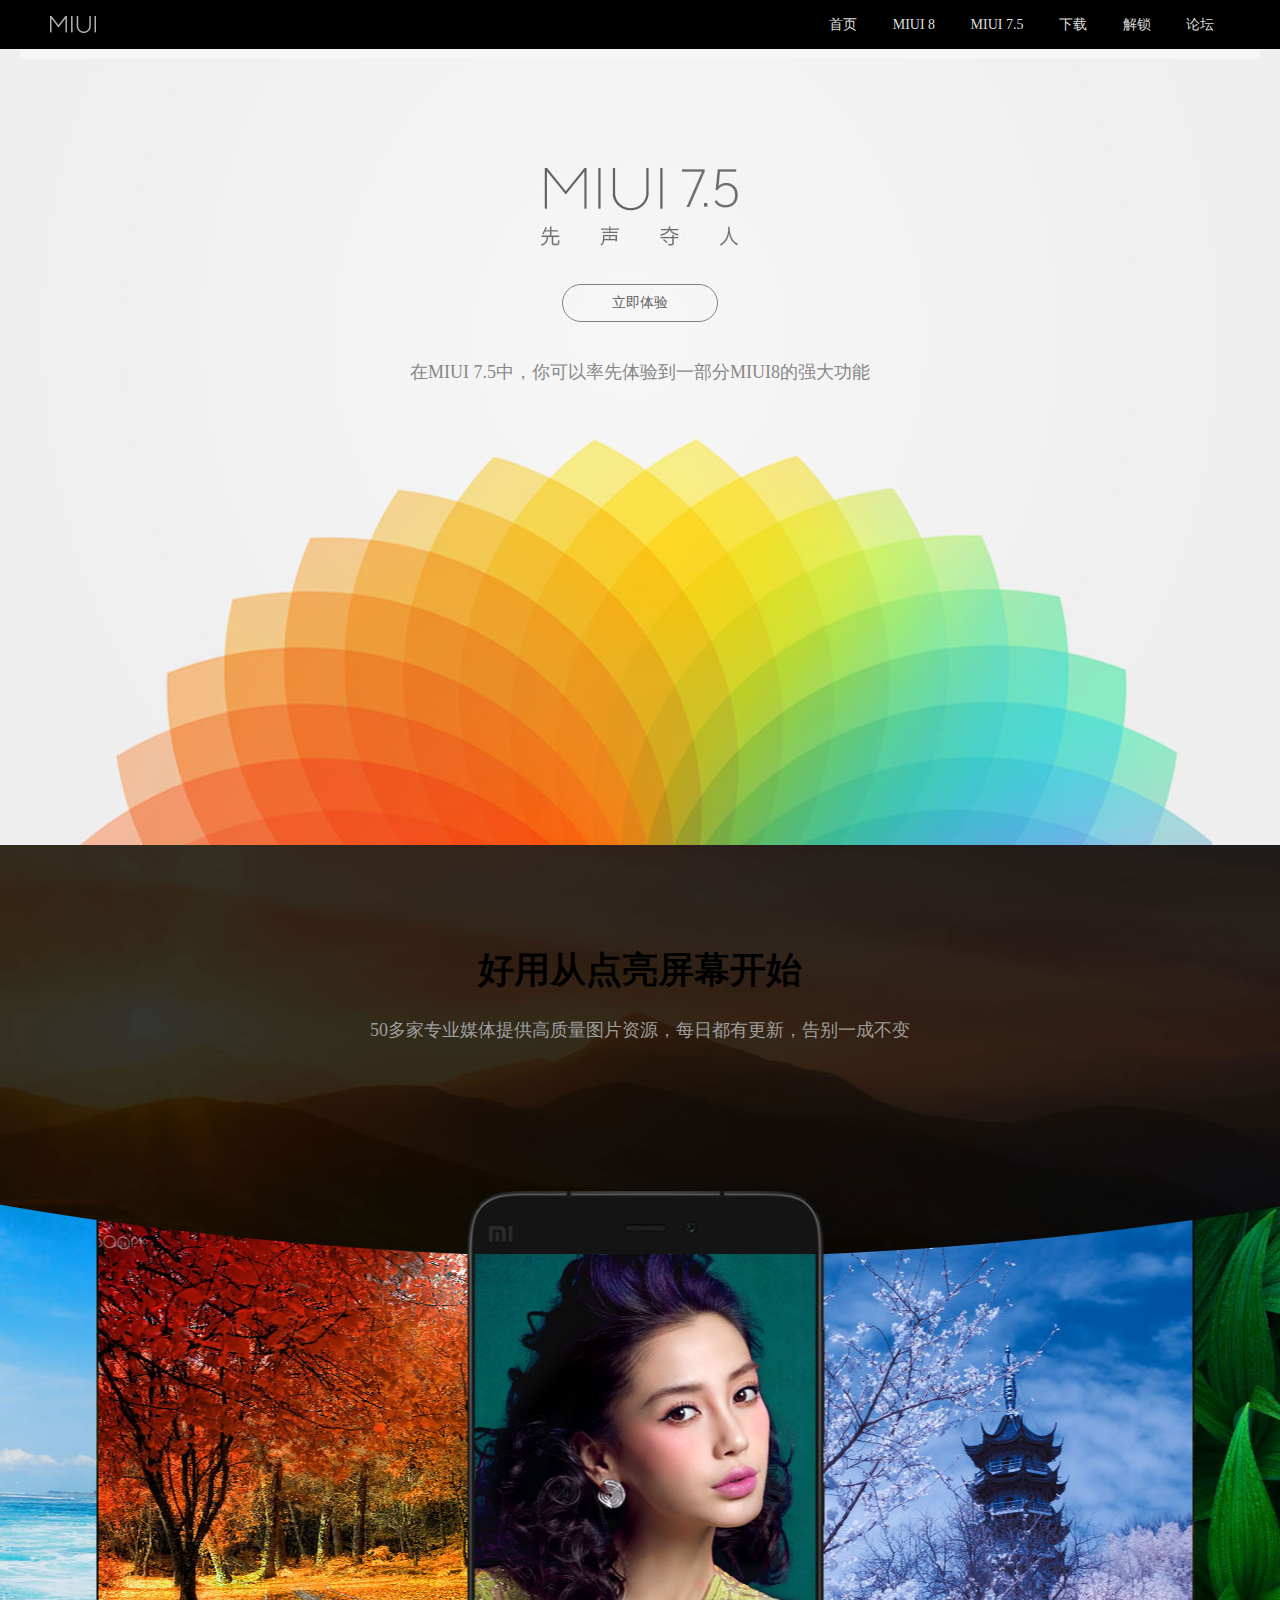
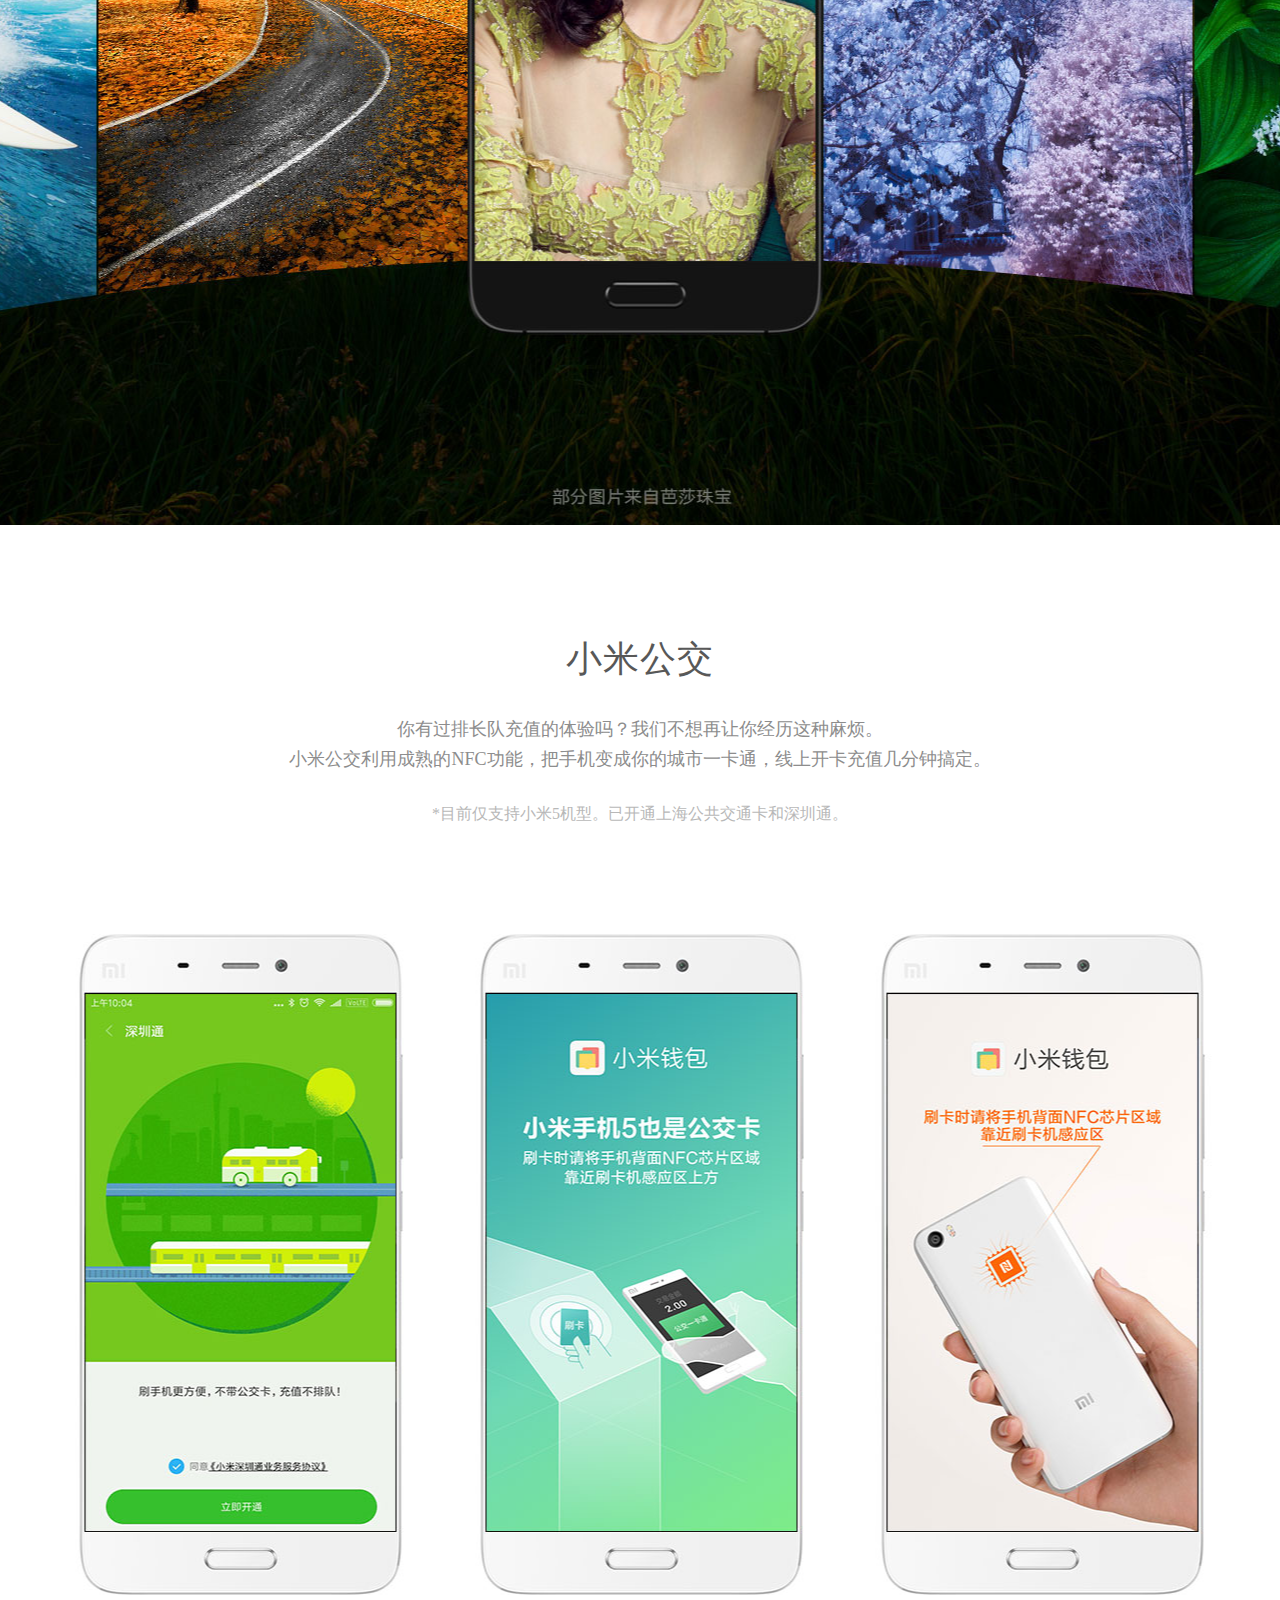
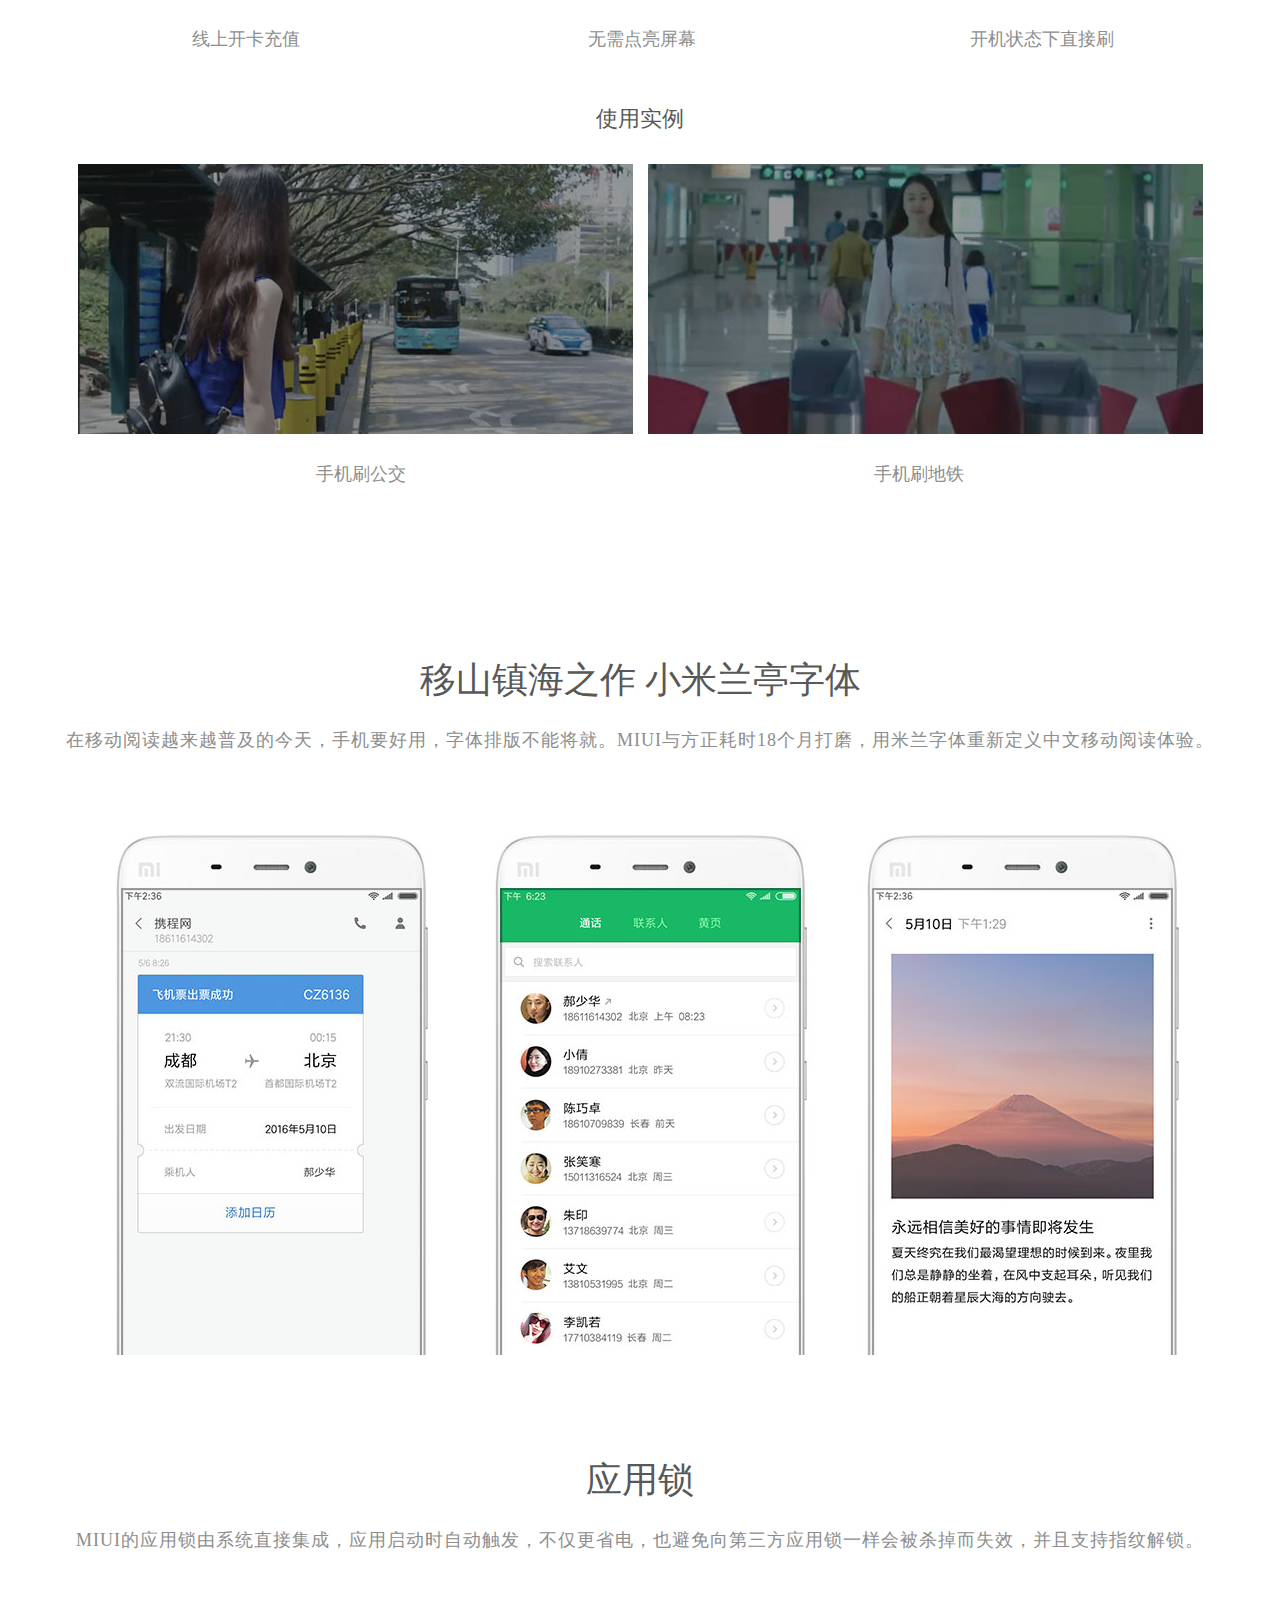
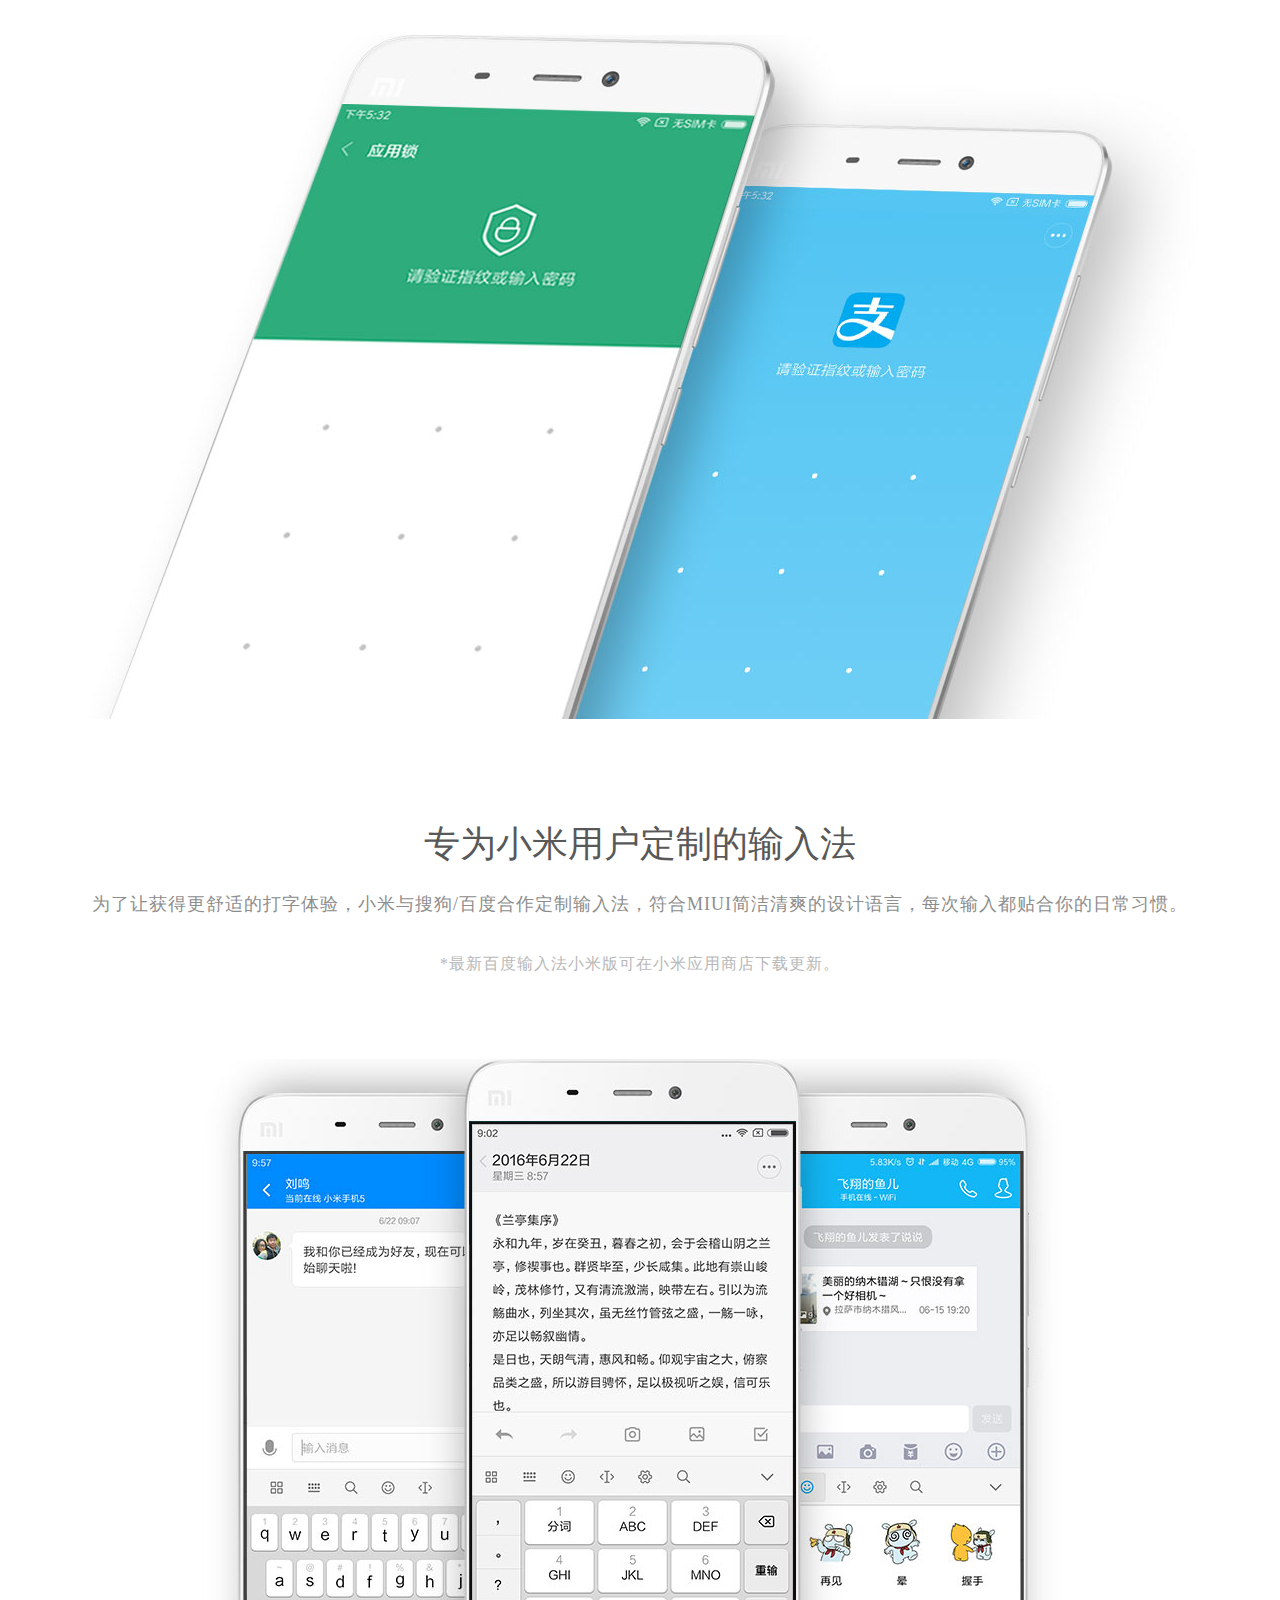
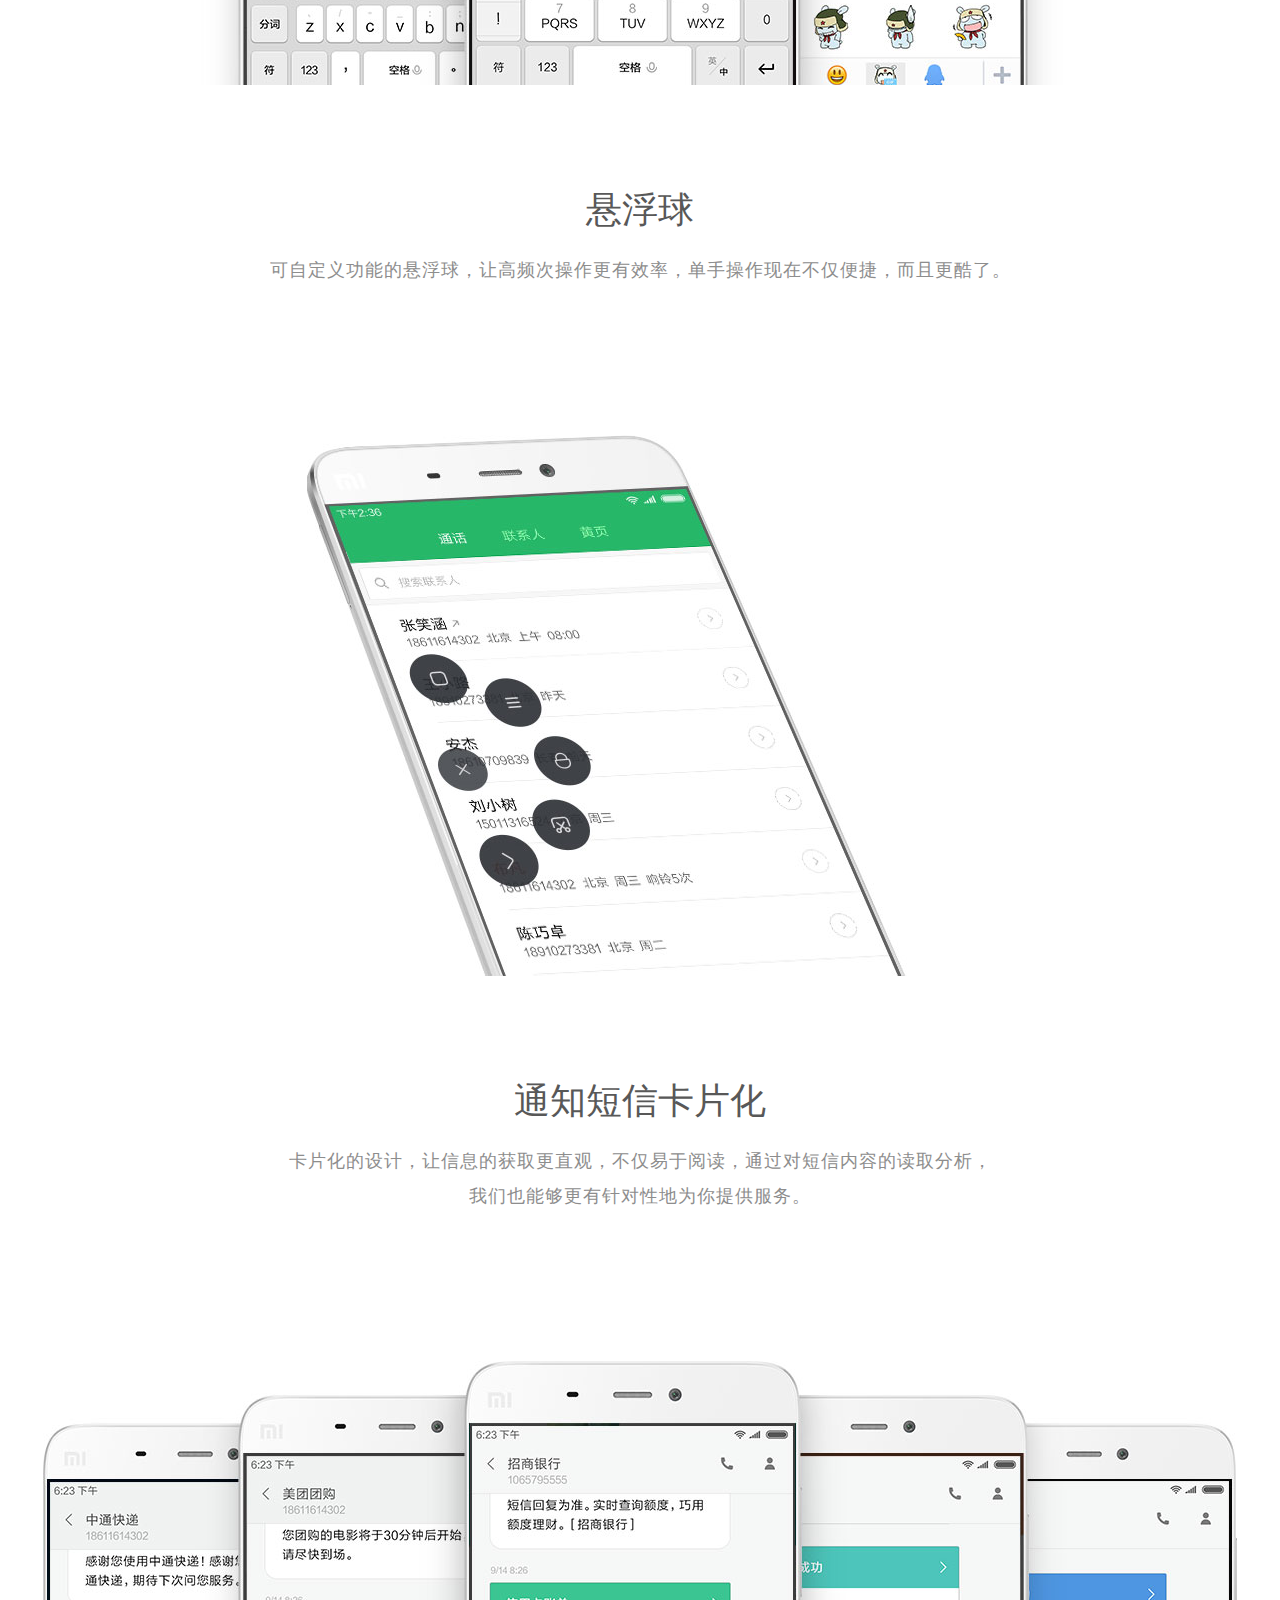
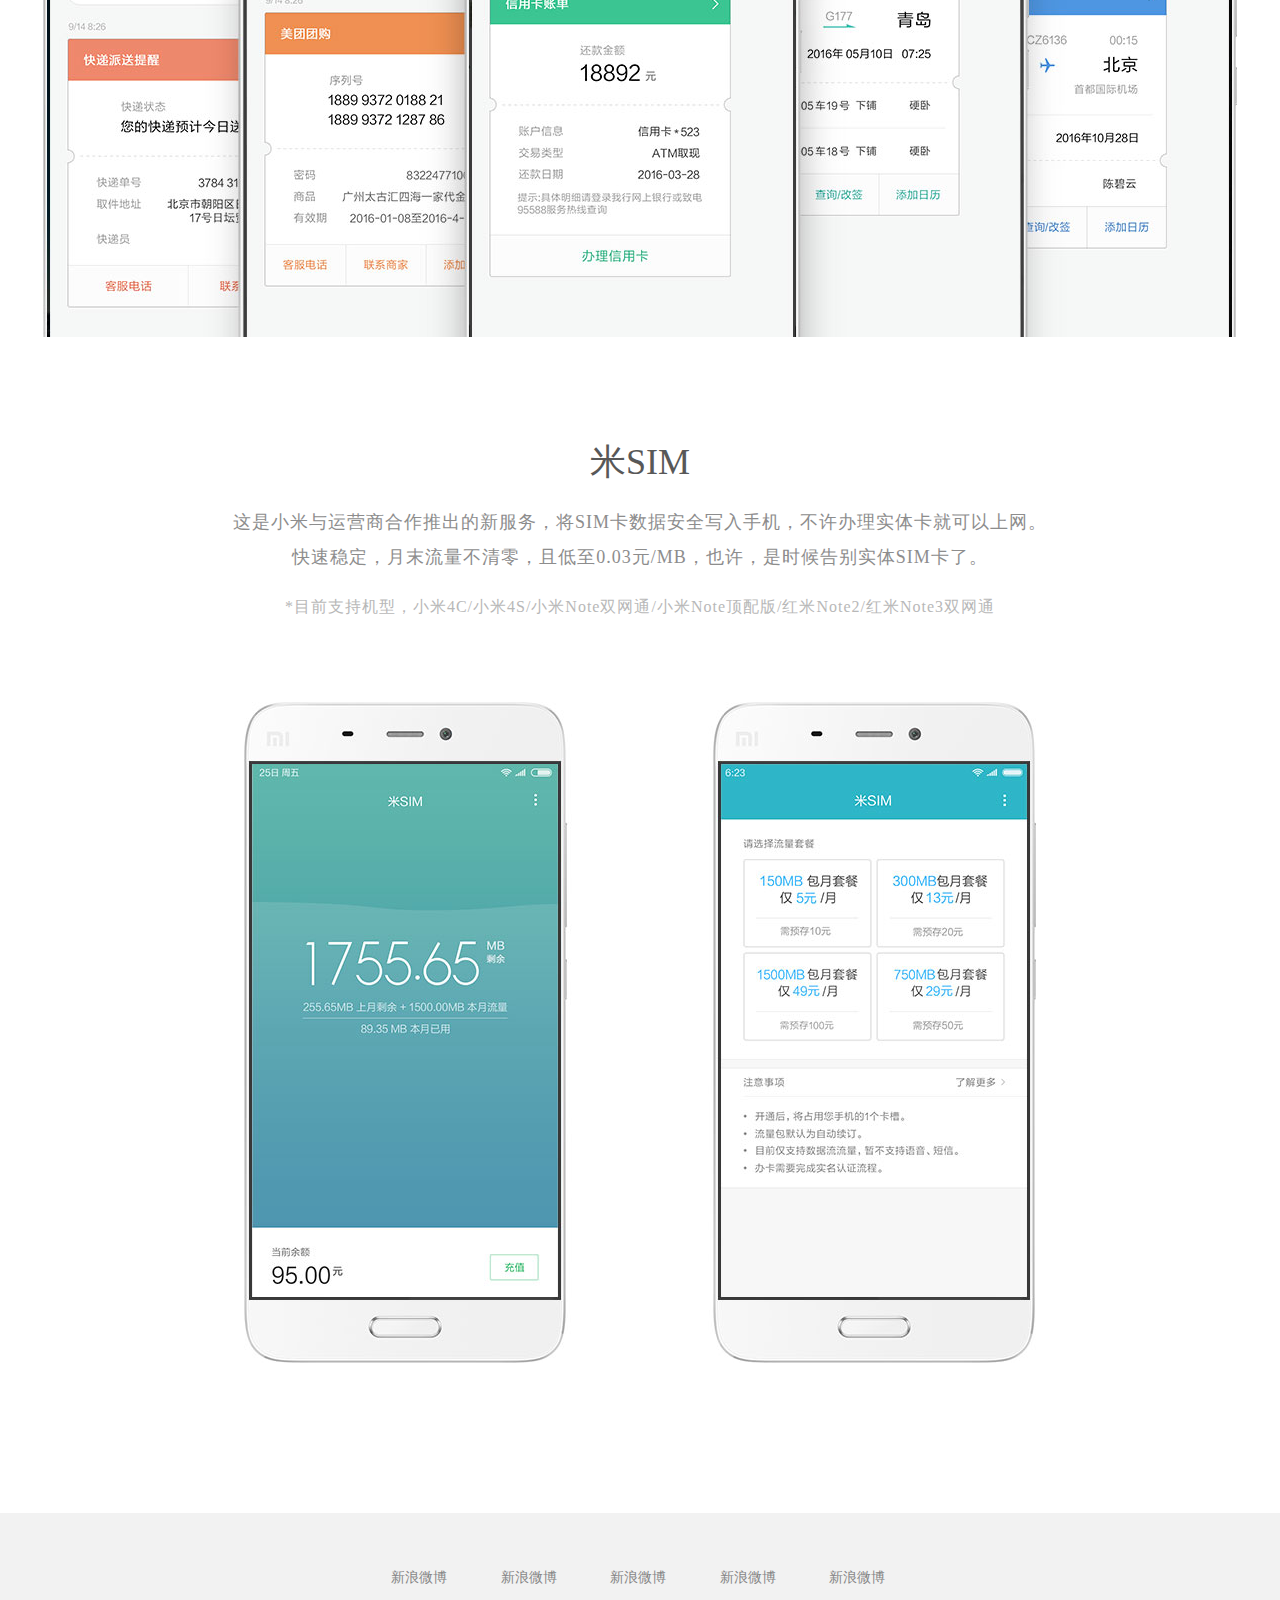
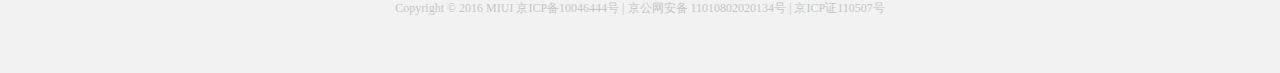
<file: web04_xiaomi/index.html>
<!DOCTYPE html PUBLIC "-//W3C//DTD XHTML 1.0 Transitional//EN" "http://www.w3.org/TR/xhtml1/DTD/xhtml1-transitional.dtd">
<html xmlns="http://www.w3.org/1999/xhtml">
<head>
<meta http-equiv="Content-Type" content="text/html; charset=utf-8" />
<title>小米</title>
<link href="style/style.css" rel="stylesheet" type="text/css" />
</head>

<body>
<div id="head">
	<div id="head_left">
    	<img src="images/index_0.png" />
    </div>
    <div id="head_right">
    	<ul>
        	<li><a href="#">首页</a></li>
            <li><a href="#">MIUI 8</a></li>
            <li><a href="#">MIUI 7.5</a></li>
            <li><a href="#">下载</a></li>
            <li><a href="#">解锁</a></li>
            <li><a href="#">论坛</a></li>
        </ul>
    </div>
</div>
<div id="xm_con_1">
	<div id="xm_con_1_m">
    	<a href="#">立即体验</a>
        <p>在MIUI 7.5中，你可以率先体验到一部分MIUI8的强大功能</p>
    </div>
</div>
<div id="xm_con_2">
	<div id="xm_con_2_m">
    	<h2>好用从点亮屏幕开始</h2>
        <p>50多家专业媒体提供高质量图片资源，每日都有更新，告别一成不变</p>
    </div>
</div>
<div id="xm_con_3">
	<h2>小米公交</h2>
    <p>你有过排长队充值的体验吗？我们不想再让你经历这种麻烦。</p>
    <p>小米公交利用成熟的NFC功能，把手机变成你的城市一卡通，线上开卡充值几分钟搞定。</p>
    <p class="zs">*目前仅支持小米5机型。已开通上海公共交通卡和深圳通。</p>
    <div id="xm_con_3_sj">
    	<ul>
        	<li class="sj_1">线上开卡充值</li>
            <li class="sj_2">无需点亮屏幕</li>
            <li class="sj_3">开机状态下直接刷</li>
        </ul>
    </div>
    <h4>使用实例</h4>
    <div id="xm_con_3_gj">
    	<ul>
        	<li class="gj_1">手机刷公交</li>
            <li class="gj_2">手机刷地铁</li>
        </ul>
    </div>
</div>
<div id="xm_con_4">
	<h2>移山镇海之作 小米兰亭字体</h2>
    <p>在移动阅读越来越普及的今天，手机要好用，字体排版不能将就。MIUI与方正耗时18个月打磨，用米兰字体重新定义中文移动阅读体验。</p>
	<div id="xm_con_4_ys"></div>
</div>
<div id="xm_con_5">
	<h2>应用锁</h2>
    <p>MIUI的应用锁由系统直接集成，应用启动时自动触发，不仅更省电，也避免向第三方应用锁一样会被杀掉而失效，并且支持指纹解锁。</p>
	<div id="xm_con_5_yy"></div>
</div>
<div id="xm_con_6">
	<h2>专为小米用户定制的输入法</h2>
    <p>为了让获得更舒适的打字体验，小米与搜狗/百度合作定制输入法，符合MIUI简洁清爽的设计语言，每次输入都贴合你的日常习惯。</p>
    <p class="gx">*最新百度输入法小米版可在小米应用商店下载更新。</p>
	<div id="xm_con_6_srf"> </div>
</div>
<div id="xm_con_7">
	<h2>悬浮球</h2>
    <p>可自定义功能的悬浮球，让高频次操作更有效率，单手操作现在不仅便捷，而且更酷了。</p>
	<div id="xm_con_7_xfq"></div>
</div>
<div id="xm_con_8">
	<h2>通知短信卡片化</h2>
        <p>卡片化的设计，让信息的获取更直观，不仅易于阅读，通过对短信内容的读取分析，</p>
        <p>我们也能够更有针对性地为你提供服务。</p>
	<div id="xm_con_8_dx">
    	
    </div>
</div>
<div id="xm_con_9">
	<h2>米SIM</h2>
        <p>这是小米与运营商合作推出的新服务，将SIM卡数据安全写入手机，不许办理实体卡就可以上网。</p>
        <p>快速稳定，月末流量不清零，且低至0.03元/MB，也许，是时候告别实体SIM卡了。</p>
        <p class="sm">*目前支持机型，小米4C/小米4S/小米Note双网通/小米Note顶配版/红米Note2/红米Note3双网通</p>
	<div id="xm_con_9_sim">
    	
    </div>
</div>
<div id="footer">
	<ul>
    	<li><a href="#">新浪微博</a></li>
        <li><a href="#">新浪微博</a></li>
        <li><a href="#">新浪微博</a></li>
        <li><a href="#">新浪微博</a></li>
        <li><a href="#">新浪微博</a></li>
    </ul>
    <p>Copyright &copy; 2016 MIUI 京ICP备10046444号 | 京公网安备 11010802020134号 | 京ICP证110507号</p>
</div>
</body>
</html>
</file>
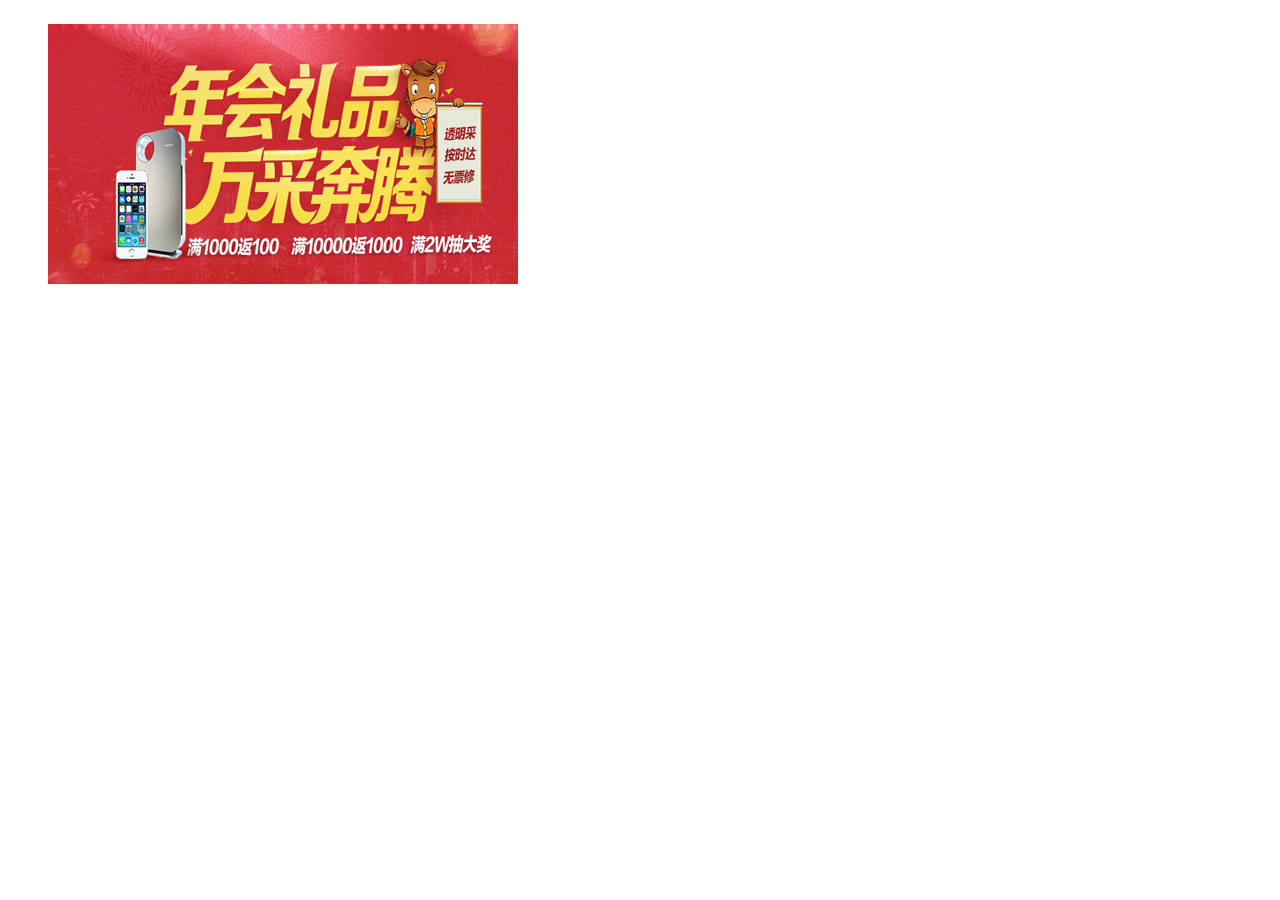
<file: a.html>
<!DOCTYPE html PUBLIC "-//W3C//DTD XHTML 1.0 Transitional//EN" "http://www.w3.org/TR/xhtml1/DTD/xhtml1-transitional.dtd">
<html xmlns="http://www.w3.org/1999/xhtml">
<head>
<meta http-equiv="Content-Type" content="text/html; charset=utf-8" />
<title>无标题文档</title>
<style>/*插件*/
#fla{
	margin-top:10px;
	
	float:left;}
#a1{
	}
.www51buycom { width: 510px; height: 276px; margin:0 auto; position: relative; overflow:hidden;
float:left;}

/*数字按钮样式*/
.www51buycom .num {  height: 28px; position: absolute; bottom:15px; left: 15px; zoom:1; z-index:3 }
.www51buycom .num li { width: 20px; height: 20px; line-height: 20px; text-align: center; font-weight: 400; font-family: "微软雅黑", Arial; color: #FFFFFF; background: #444444; margin-right: 10px; border-radius:50%; cursor:pointer; float: left; }
.www51buycom .num li.on { background: #FF7700; } /*当前项*/

/*上一个  下一个*/
.www51buycom .prev,
.www51buycom .next { display: none; width: 40px; height: 100px; background: url(../images/btn.png) no-repeat; position: absolute; top: 90px;}
.www51buycom .prev { left: 0; }
.www51buycom .next { right: 0; background-position: right }

#ri_img1{
	float:left;}</style>
</head>

<body>
<div class="www51buycom">
    				<ul class="51buypic">
        				<li><a href="#" target="_blank"><img src="images/7.jpg" /></a></li>
        				<li><a href="#" target="_blank"><img src="images/6.jpg" /></a></li>
                        <li><a href="#" target="_blank"><img src="images/5.jpg" /></a></li>
                        <li><a href="#" target="_blank"><img src="images/4.jpg" /></a></li>
                        <li><a href="#" target="_blank"><img src="images/3.jpg" /></a></li>
                        <li><a href="#" target="_blank"><img src="images/2.jpg" /></a></li>
                        <li><a href="#" target="_blank"><img src="images/1.jpg" /></a></li>
                        <li><a href="#" target="_blank"><img src="images/0.jpg" /></a></li>
    				</ul>
                    <a class="prev" href="javascript:void(0)"></a>
                    <a class="next" href="javascript:void(0)"></a>
                    <div class="num">
                        <ul></ul>
                    </div>
                    
                </div>
                
               
          <script>
                /*鼠标移过，左右按钮显示*/
                $(".www51buycom").hover(function(){
                    $(this).find(".prev,.next").fadeTo("show",0.1);
                },function(){
                    $(this).find(".prev,.next").hide();
                })
                /*鼠标移过某个按钮 高亮显示*/
                $(".prev,.next").hover(function(){
                    $(this).fadeTo("show",0.7);
                },function(){
                    $(this).fadeTo("show",0.1);
                })
                $(".www51buycom").slide({ titCell:".num ul" , mainCell:".51buypic" , effect:"fold", autoPlay:true, delayTime:700 , autoPage:true });
                </script>
                <!-- 代码 结束 -->
</body>
</html>
</file>
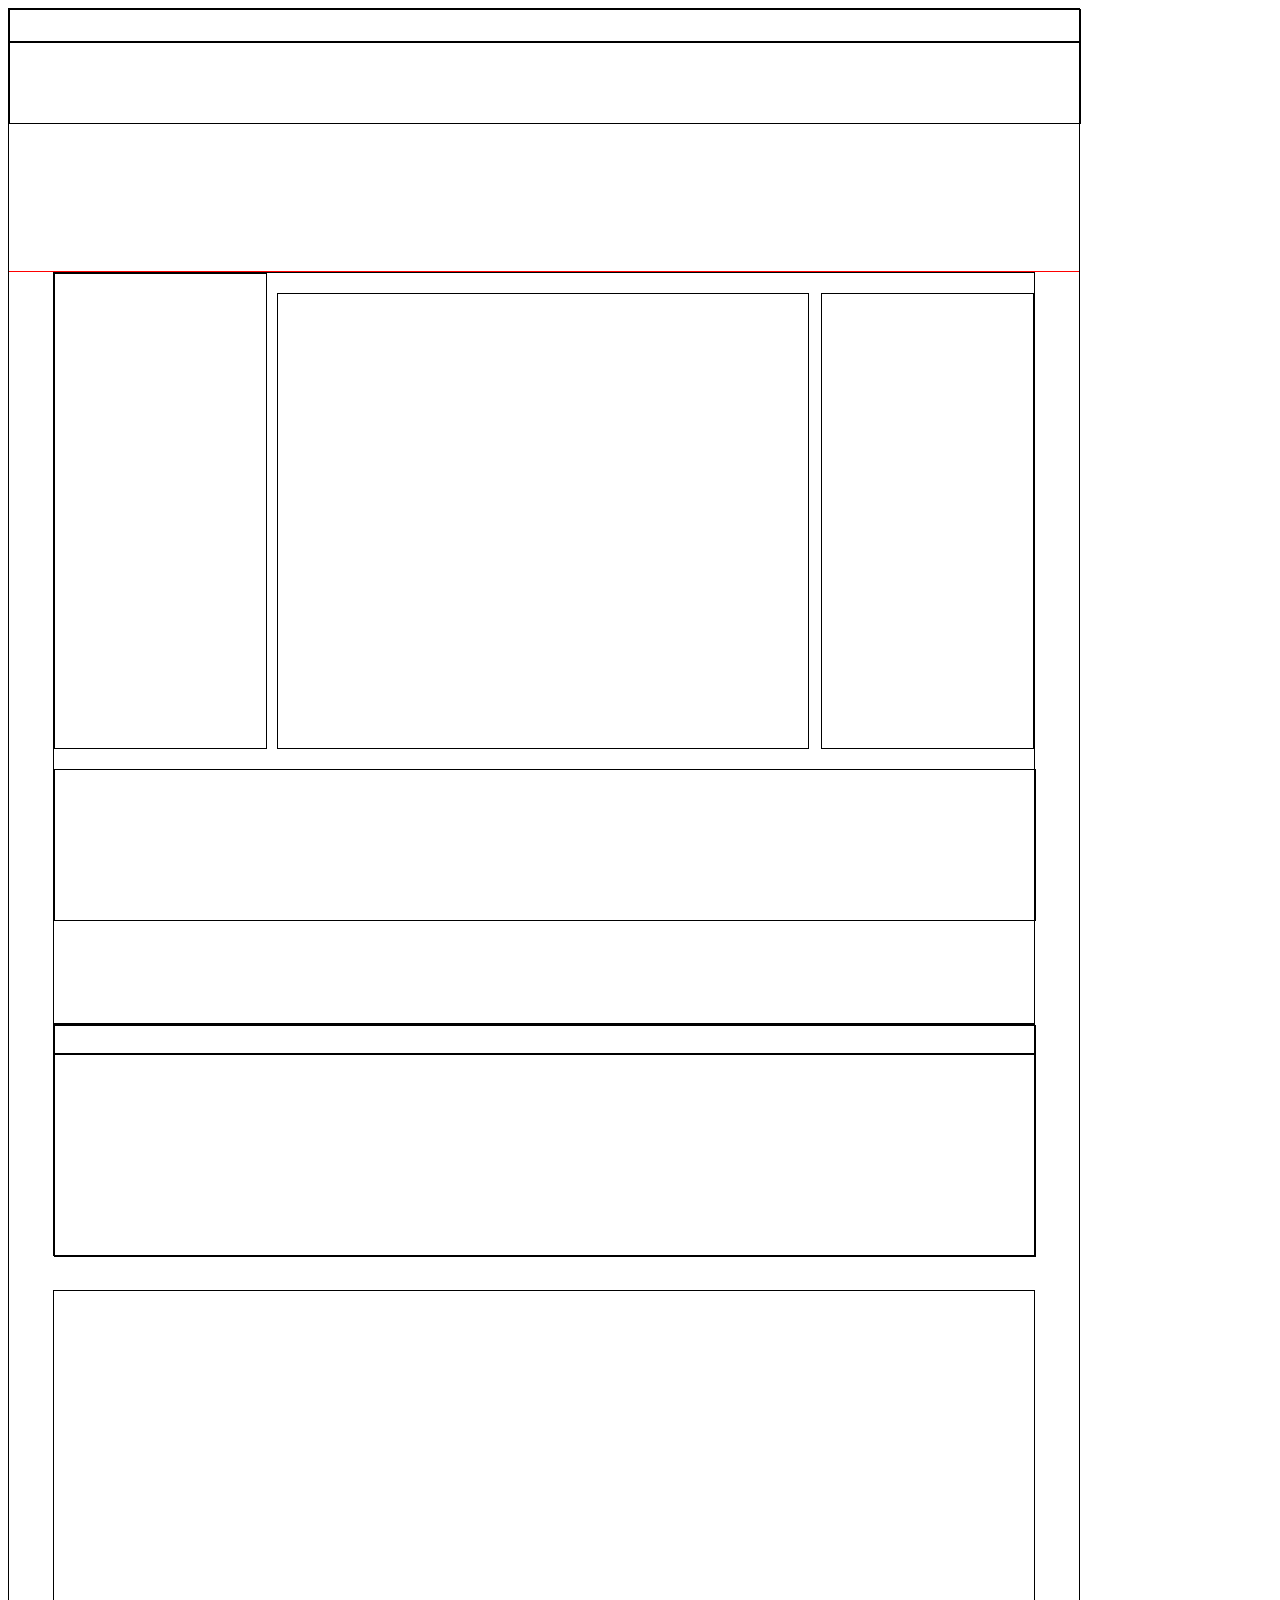
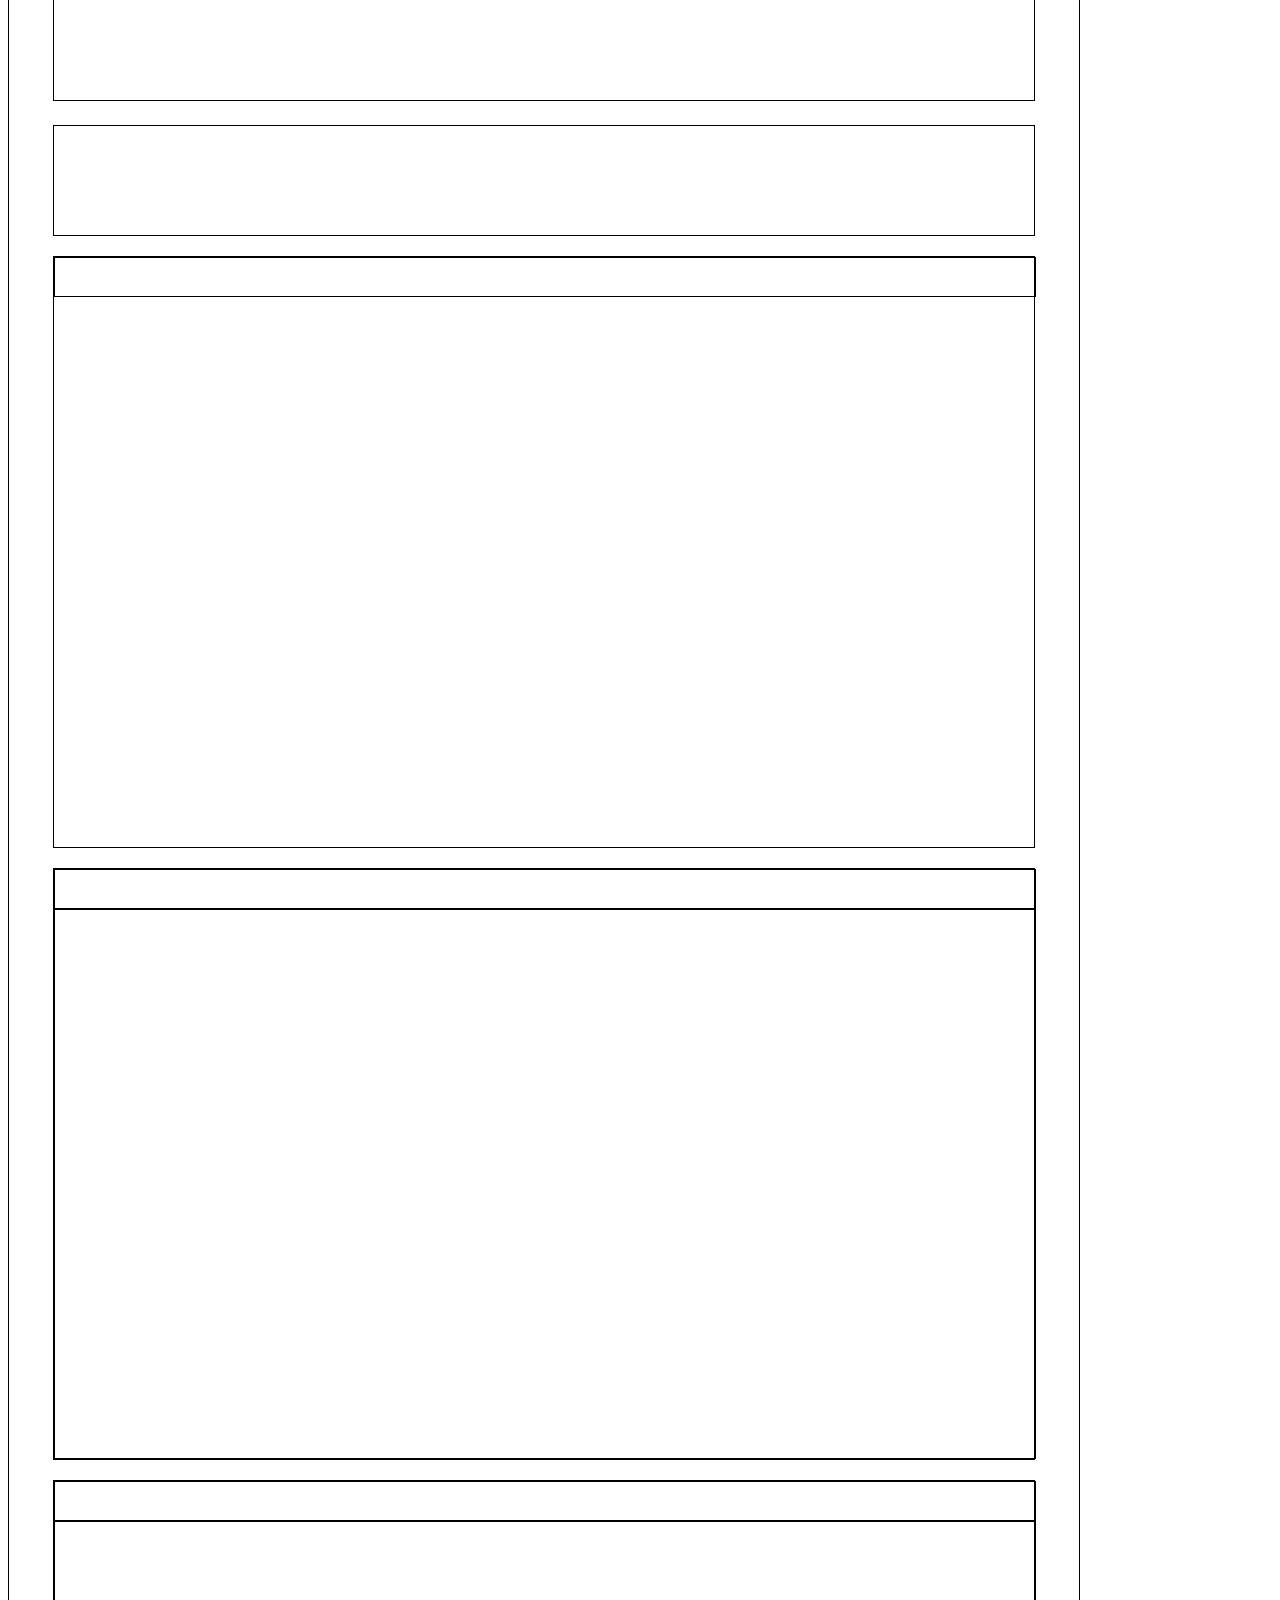
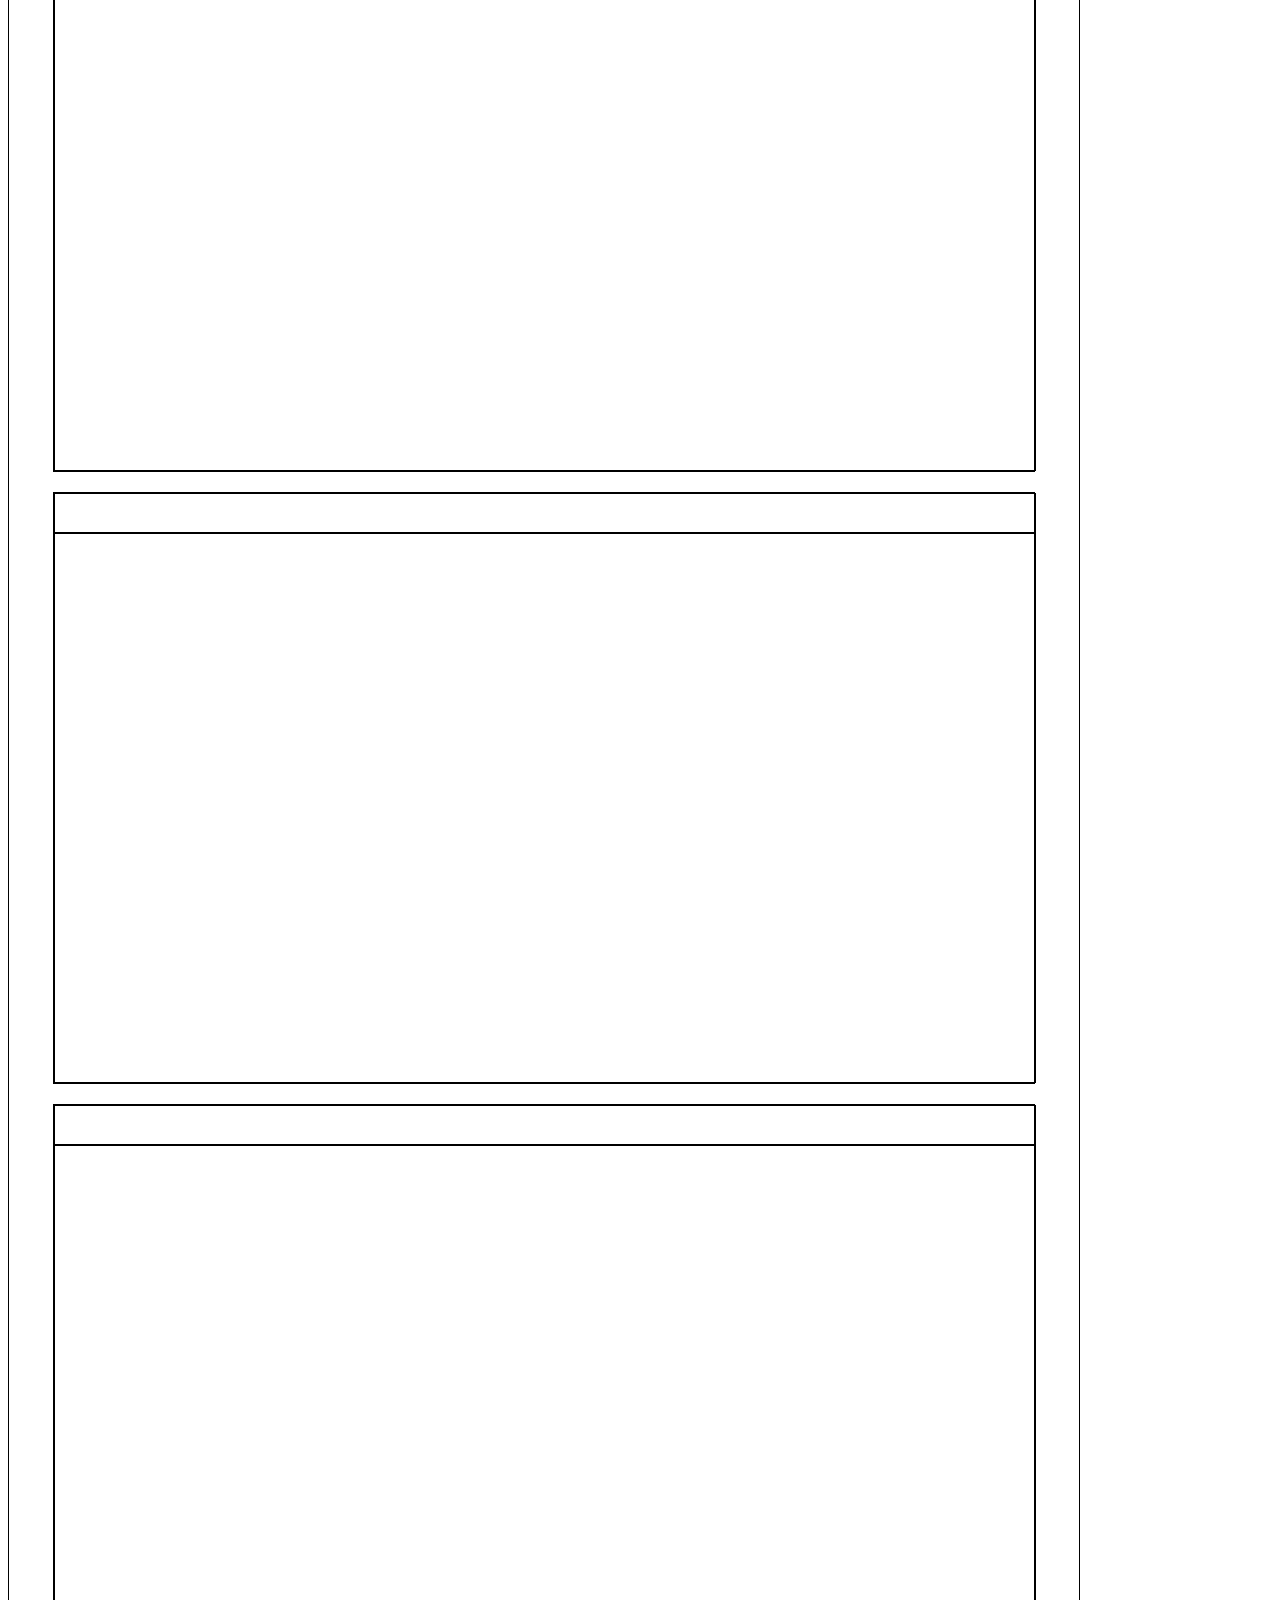
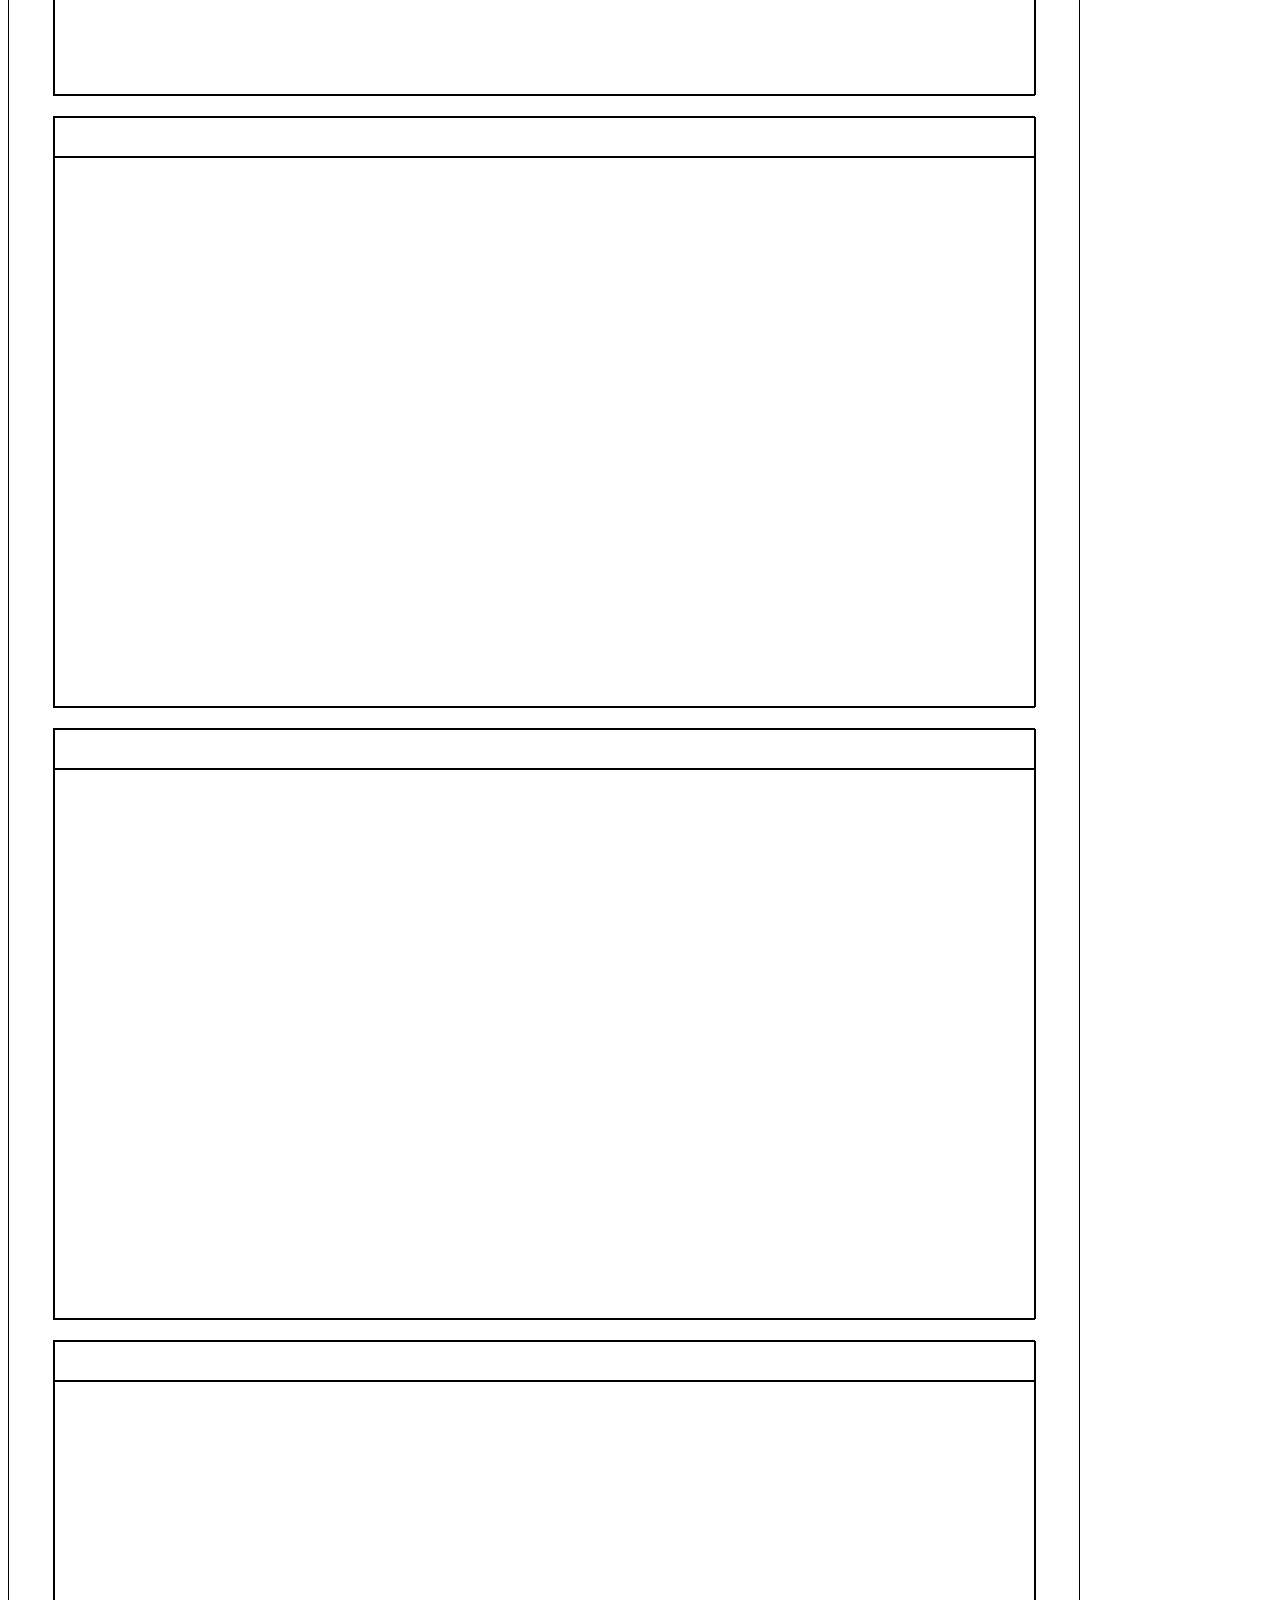
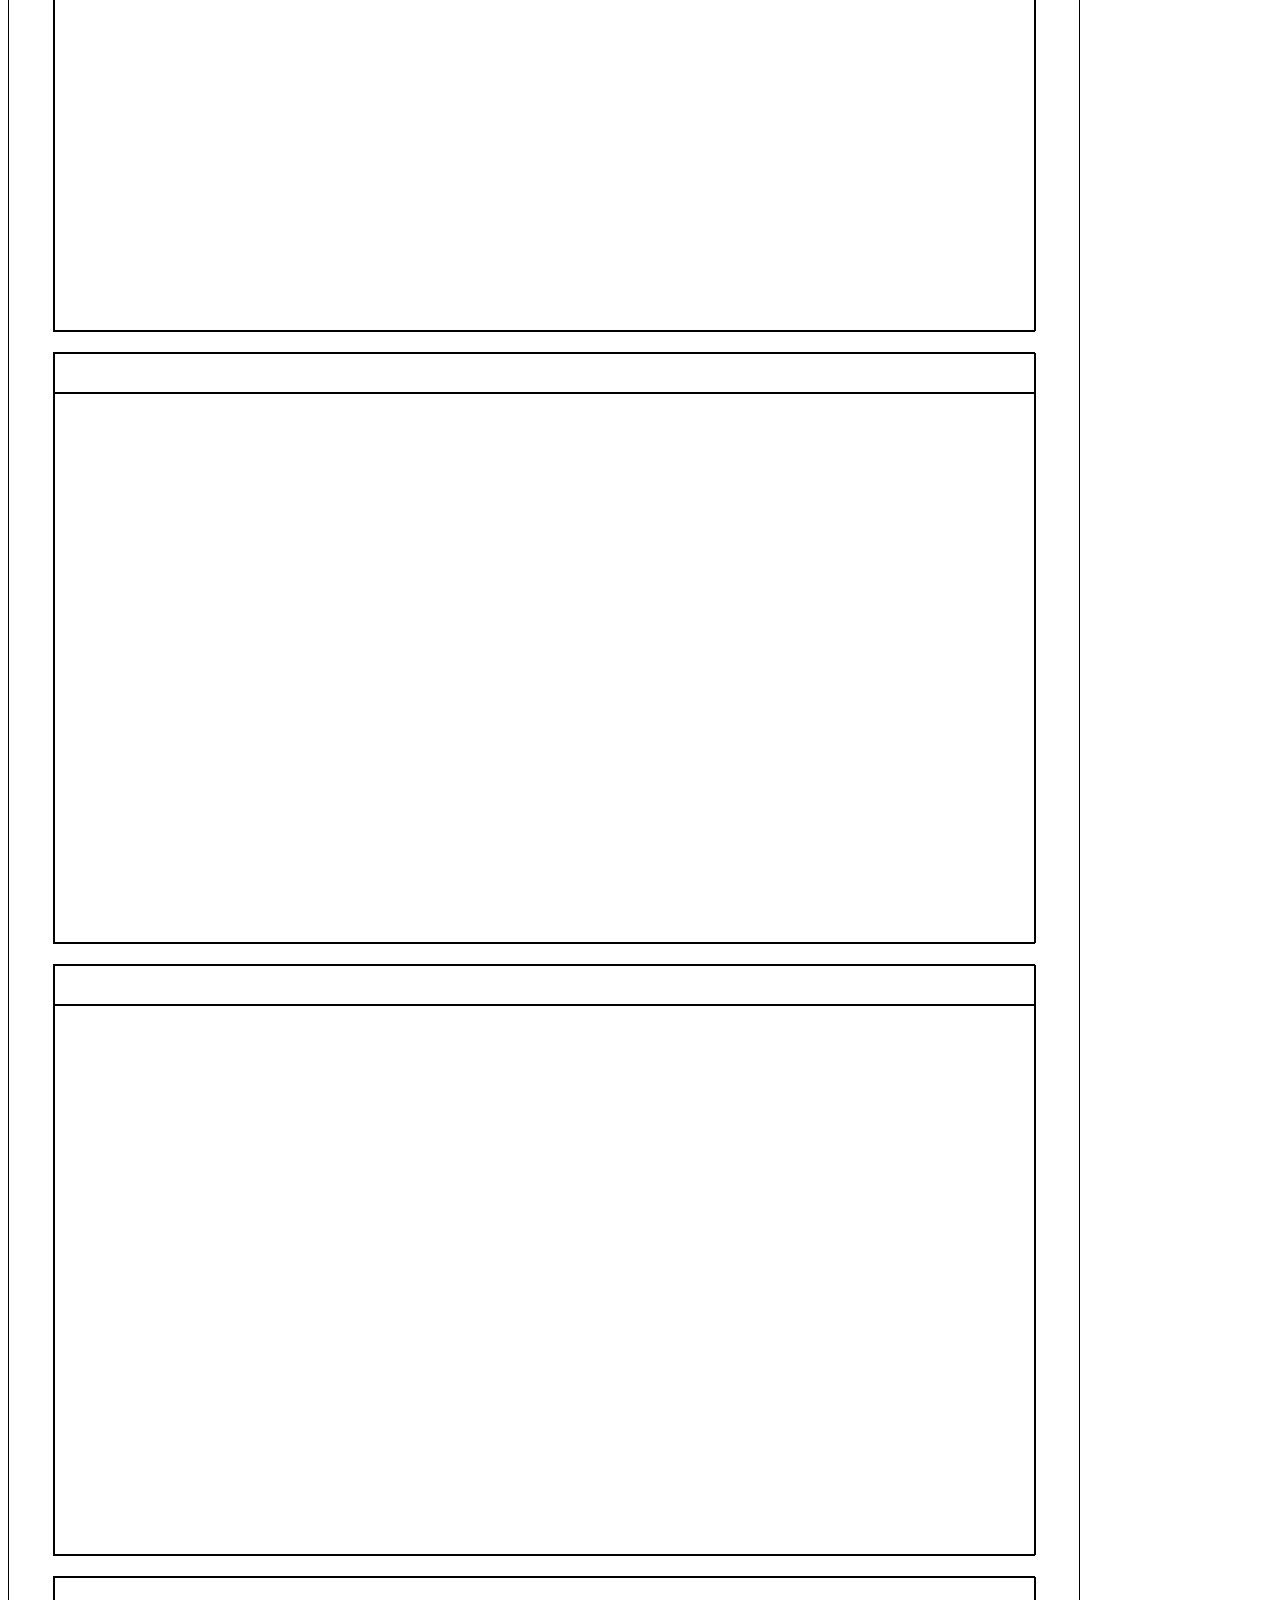
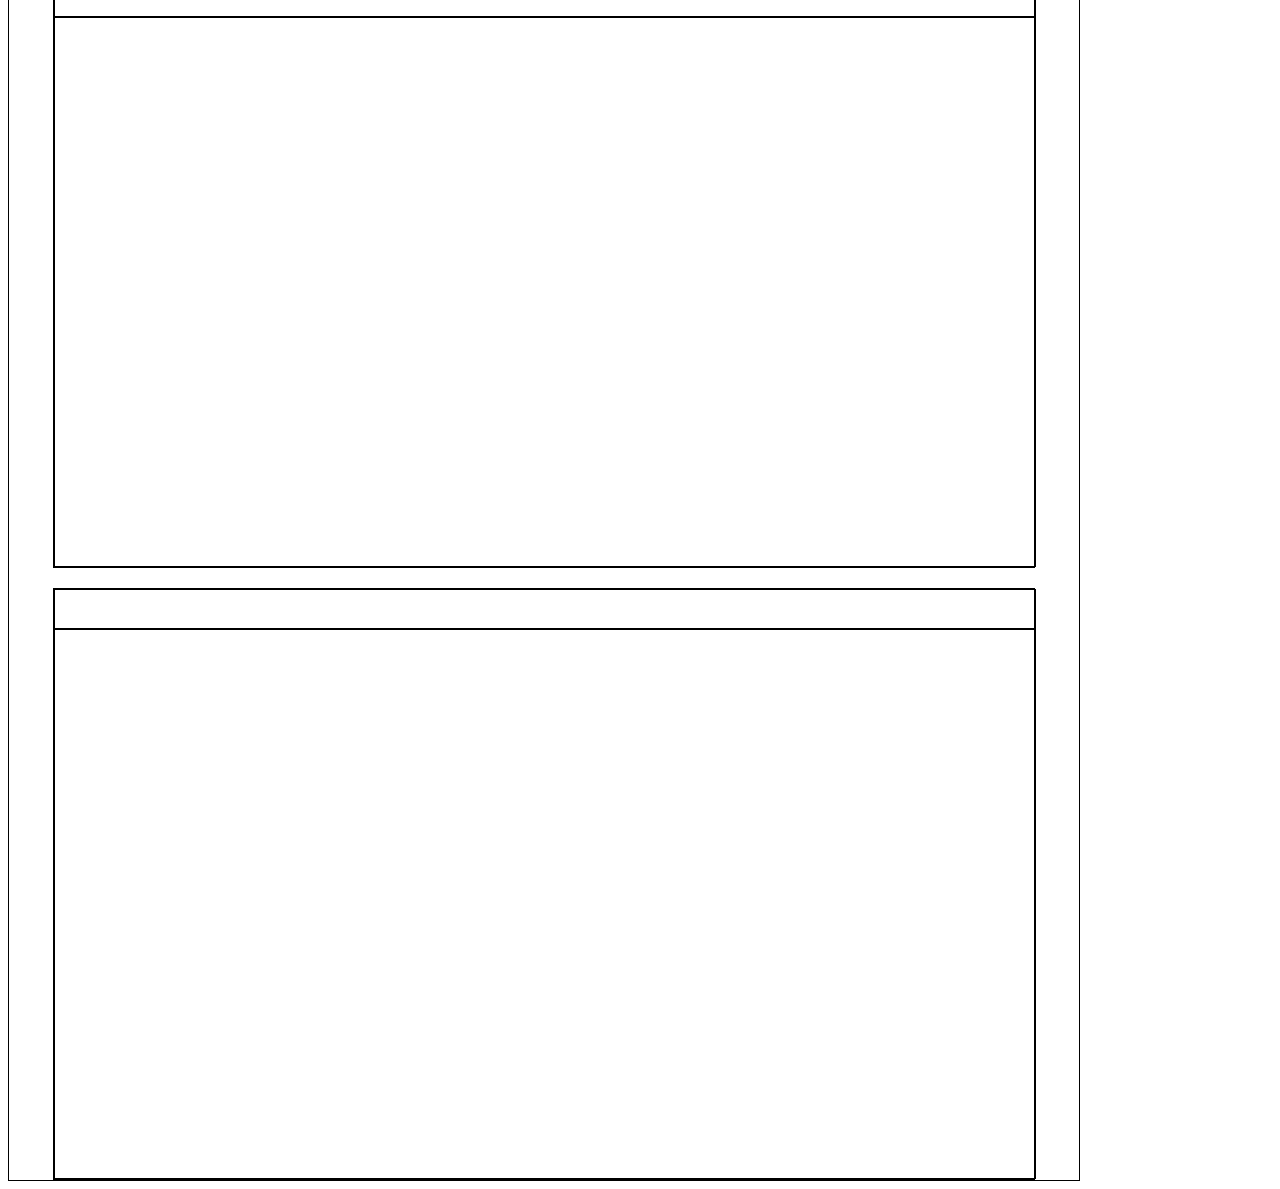
<file: jdwy.html>
<!DOCTYPE html PUBLIC "-//W3C//DTD XHTML 1.0 Transitional//EN" "http://www.w3.org/TR/xhtml1/DTD/xhtml1-transitional.dtd">
<html xmlns="http://www.w3.org/1999/xhtml">
<head>
<meta http-equiv="Content-Type" content="text/html; charset=utf-8" />
<title>京东(JD.COM)-综合网购首选-正品低价、品质保障、配送及时、轻松购物！</title>
<link href="style/jd.css" rel="stylesheet" type="text/css"/>

</head>

<body>
	<div class="main">
    	<div class="top"></div>
        <div class="chatu"></div>
        <div class="sousuo"></div>
        <div class="middle">
            <div class="middle_left"></div>
            
            <div class="zhong"></div>
            <div class="middle_right"></div>
            <div class="clear"></div>
            <div class="middle_xia"></div>
        </div>
        <div class="cai"><div class="cai_1"></div><div class="cai_2"></div></div>
        <br/>
        <p></p>
        <div class="jd"></div>
        <div class="tu"></div>
        <div class="fuzhuang">
        	<div class="fuzhuang_1"></div>
            <div class="fuzhunag_2"></div>
           
        </div>
        <div class="mei">
        	<div class="mei_1"></div>
            <div class="mei_2"></div>
           
        </div>
         <div class="shouji">
        	<div class="shouji_1"></div>
            <div class="shouji_2"></div>
           
        </div>
         <div class="dianqi">
        	<div class="dianqi_1"></div>
            <div class="dianqi_2"></div>
           
        </div>
         <div class="diannao">
        	<div class="diannao_1"></div>
            <div class="diannao_2"></div>
           
        </div>
         <div class="yun">
        	<div class="yun_1"></div>
            <div class="yun_2"></div>
           
        </div>
         <div class="jujia">
        	<div class="jujia_1"></div>
            <div class="jujia_2"></div>
           
        </div>
         <div class="muying">
        	<div class="muying_1"></div>
            <div class="muying_2"></div>
           
        </div>
         <div class="shipin">
        	<div class="shipin_1"></div>
            <div class="shipin_2"></div>
           
        </div>
        <div class="tushu">
        	<div class="tushu_1"></div>
            <div class="tushu_2"></div>
           
        </div><div class="zhengche">
        	<div class="zhengche_1"></div>
            <div class="zhengche_2"></div>
           
        </div>
        <div class="shenghuo">
        	<div class="shenghuo_1"></div>
            <div class="shenghuo_2"></div>
           
        </div>
        <div class="tiantian">
        	<div class="tiantian_1"></div>
            <div class="tiantian_2"></div>
           
        </div>
        <div class="bottom"></div>
        
    </div>
</body> 
</html>
</file>
<file: web04_xiaomi/style/style.css>
/* CSS Document */
*{
	margin:0;
	padding:0;}
/*我们初学阶段可以使用*去除内外边距，在项目中一般有选择性的去除*/
body{
	font-family:"MILT_RG";
	font-size:14px;
	color:#000;}
a{
	text-decoration:none;}
ul{
	list-style-type:none;}
.clear{
	clear:both;}
img{
	border:none;}
/*head*/
#head{
	height:49px;
	line-height:49px;
	background:#000;}
#head_left{
	float:left;
	padding:16px 0 0 50px;}
#head_right{
	float:right;}
#head_right ul{
	padding-right:50px;}
#head_right ul li{
	display:inline;
	padding:0 16px;}
#head_right ul li a{
	color:#ddd;}
#head_right ul li a:hover{
	color:#868686;}
/*xm_con_1*/
#xm_con_1{
	height:796px;
	background:#eee url(../images/miui7.5-001.jpg) no-repeat center center;
	text-align:center;
	overflow:hidden;/*溢出隐藏*/}
#xm_con_1_m{
	position:relative;
	top:200px;}
#xm_con_1_m a{
	display:block;
	height:36px;
	width:154px;
	color:#636363;
	border:1px solid #828282;
	border-radius:20px;/*css3*/
	margin:35px auto;
	line-height:36px;}
#xm_con_1_m p{
	font-size:18px;
	color:#878787;
	line-height:30px;}
/*xm_con_2*/
#xm_con_2{
	height:1280px;
	background:url(../images/miui7.5-031.jpg) no-repeat center center;
	text-align:center;
	overflow:hidden;}
#xm_con_2_m{
	margin-top:80px;}
#xm_con_2_m h2{
	font-size:36px;
	font-weight:100px;
	line-height:90px;}
#xm_con_2_m p{
	color:#9e9e9e;
	font-size:18px;
	line-height:30px;}
/*xm_con_3*/
#xm_con_3{
	height:1600px;
	padding-top:110px;
	text-align:center;}
#xm_con_3 h2{
	color:#585858;
	font-size:36px;
	font-weight:100;
	margin-bottom:30px;
	letter-spacing:1px;}
#xm_con_3 p{
	color:#8d8d8d;
	font-size:18px;
	line-height:30px;}
#xm_con_3 p.zs{
	color:#b8b8b8;
	font-size:16px;
	margin-top:25px;}
#xm_con_3_sj{
	margin:0 auto;
	margin-top:35px;
	width:1240px;
	height:800px;
	background:url(../images/miui7.5-002.jpg) no-repeat center center;
	overflow:hidden;}
#xm_con_3_sj ul{
	margin-top:760px;}
#xm_con_3_sj ul li{
	display:inline;
	font-size:18px;
	color:#8d8d8d;
	line-height:30px;}
.sj_1{
	position:relative;
	right:265px;}
.sj_2{
	position:relative;
	left:20px;}
.sj_3{
	position:relative;
	left:290px;}
#xm_con_3 h4{
	color:#585858;
	font-size:22px;
	line-height:30px;
	font-weight:100;
	margin-top:40px;}
#xm_con_3_gj{
	width:1125px;
	height:320px;
	margin:0 auto;
	margin-top:30px;
	background:url(../images/miui7.5-004.jpg) no-repeat;
	overflow:hidden;}
#xm_con_3_gj ul{
	margin-top:295px;}
#xm_con_3_gj ul li{
	display:inline;
	font-size:18px;
	color:#8d8d8d;
	line-height:30px;
	padding:0 232px;}
/*footer*/
#footer{
	height:160px;
	background-color:#f2f2f2;
	text-align:center;
	overflow:hidden;}
#footer ul{
	margin-top:50px;}
#footer ul li{
	display:inline;
	color:#d9d9d9;
	padding-left:23px;
	line-height:30px;}
#footer ul li a{
	padding-right:27px;
	color:#858585;}
#footer p{
	font-size:12px;
	line-height:30px;
	color:#c5c6c8;}
/*xm_con_4*/


#xm_con_4 h2{
	
	text-align:center;
	font-size:36px;
	font-weight:100;
	line-height:90px;
	color:#585858;
	}
#xm_con_4 p{
	text-align:center;
	color:#8D8D8D;
	font-size:18px;
	letter-spacing:1px;
	line-height:30px;
	margin-bottom:80px;}
#xm_con_4_ys{
	height:520px;
	width:1241px;
	margin:0 auto;
	background:url(../images/miui7.5-005.jpg) no-repeat center center;}
/*xm_con_5*/
#xm_con_5 h2{
	
	text-align:center;
	font-size:36px;
	font-weight:100;
	line-height:90px;
	color:#585858;
	margin-top:80px;}
#xm_con_5 p{
	text-align:center;
	color:#8D8D8D;
	font-size:18px;
	letter-spacing:1px;
	line-height:30px;
	margin-bottom:80px;}
#xm_con_5_yy{
	height:684px;
	width:1240px;
	margin:0 auto;
	background:url(../images/miui7.5-006.jpg) no-repeat center center;}
/*xm_con_6*/
#xm_con_6 h2{
	
	text-align:center;
	font-size:36px;
	font-weight:100;
	line-height:90px;
	color:#585858;
	margin-top:80px;}
#xm_con_6 p{
	text-align:center;
	color:#8D8D8D;
	font-size:18px;
	letter-spacing:1px;
	line-height:30px;
	margin-bottom:30px;}
#xm_con_6 p.gx{
	color:#b8b8b8;
	font-size:16px;
	margin-bottom:80px;}
#xm_con_6_srf{
	height:626px;
	width:1240px;
	margin:0 auto;
	background:url(../images/miui7.5-007.jpg) no-repeat center center;}
/*xm_con_7*/
#xm_con_7 h2{
	
	text-align:center;
	font-size:36px;
	font-weight:100;
	line-height:90px;
	color:#585858;
	margin-top:80px;}
#xm_con_7 p{
	text-align:center;
	color:#8D8D8D;
	font-size:18px;
	letter-spacing:1px;
	line-height:30px;
	margin-bottom:150px;}
#xm_con_7_xfq{
	height:541px;
	width:667px;
	margin:0 auto;
	background:url(../images/miui7.5-050.jpg) no-repeat center center;}
/*#xm_con_8*/
#xm_con_8 h2{
	
	text-align:center;
	font-size:36px;
	font-weight:100;
	line-height:90px;
	color:#585858;
	margin-top:80px;}
#xm_con_8 p{
	text-align:center;
	color:#8D8D8D;
	font-size:18px;
	letter-spacing:1px;
	line-height:30px;
	margin-bottom:5px;}

#xm_con_8_dx{
	height:576px;
	width:1194px;
	margin:0 auto;
	background:url(../images/miui7.5-008.jpg) no-repeat center center;
	margin-top:150px;}
/**/
#xm_con_9 h2{
	
	text-align:center;
	font-size:36px;
	font-weight:100;
	line-height:90px;
	color:#585858;
	margin-top:80px;}
#xm_con_9 p{
	text-align:center;
	color:#8D8D8D;
	font-size:18px;
	letter-spacing:1px;
	line-height:30px;
	margin-bottom:5px;}
#xm_con_9 p.sm{
	color:#b8b8b8;
	font-size:16px;
	margin-bottom:80px;
	margin-top:20px;}
#xm_con_9_sim{
	height:661px;
	width:792px;
	margin:0 auto;
	background:url(../images/miui7.5-009.jpg) no-repeat center center;
	margin-bottom:150px;}
</file>
<file: style/jd.css>
/* CSS Document */
.top{
	border:1px solid #000;
	width:1070px;
	height:31px;
	}
.main{
	border:1px solid #000;
	width:1070px;
	
	}
.chatu{border:1px solid #000;
	width:1070px;
	height:80px;
	}
.sousuo{
	
	
	width:1070px;
	height:147px;
	border:none;
	border-bottom:1px solid #F00;}
	.zhong{border:1px solid #000;
	width:530px;
	height:454px;
	margin:0 auto;
	padding:0 auto;
	margin-top:20px;
	margin-left:10px;
	float:left;}
	.middle{
		border:1px solid #000;
		width:980px;
		height:750px;
		padding:0 auto;
		margin:0 auto;}
	.middle_left{
		border:1px solid #000;
		width:211px;
		height:474px;
		float:left;}
	.middle_right{
		border:1px solid #000;
		width:211px;
		height:454px;
		float:right;
		margin-top:20px;
		
		margin-left:10px;
		}
	.middle_xia{
		border:1px solid #000;
		width:980px;
		height:150px;
		padding:0 auto;
		margin:0 auto;
	    margin-top:20px;
		
		}
	.clear{
		clear:both;}
	.cai{border:1px solid #000;
	width:980px;	
	height:230px;
	padding:0 auto;
		margin:0 auto;}
	.cai_1{border:1px solid #000;
	width:980px;
	height:	27px;
		}
	.cai_2{border:1px solid #000;
	width:980px;
	height:	201px;}
	.jd{border:1px solid #000;
	 width:980px;
	 height:409px;
	 padding:0 auto;
		margin:0 auto;
		}
	.tu{width:980px;
	 height:109px;
	 padding:0 auto;
		margin:0 auto;
		border:1px solid #000;
		margin-top:24px;}
	.fuzhuang{
		border:1px solid #000;
		width:980px;
		height:590px;
		padding:0 auto;
		margin:0 auto;
		margin-top:20px;
		}
	.fuzhuang_1{
		border:1px solid #000;
		width:980px;
		height:38px;
		}
	.fuzhuang_2{
		border:1px solid #000;
		width:980px;
		height:548px;
		}
	.mei{
		border:1px solid #000;
		width:980px;
		height:590px;
		padding:0 auto;
		margin:0 auto;
		margin-top:20px;}
	.mei_1{
		border:1px solid #000;
		width:980px;
		height:38px;}
	.mei_2{border:1px solid #000;
		width:980px;
		height:548px;}
	.shouji{
		border:1px solid #000;
		width:980px;
		height:590px;
		padding:0 auto;
		margin:0 auto;
		margin-top:20px;}
	.shouji_1{
		border:1px solid #000;
		width:980px;
		height:38px;}
	.shouji_2{border:1px solid #000;
		width:980px;
		height:548px;}
	.dianqi{
		border:1px solid #000;
		width:980px;
		height:590px;
		padding:0 auto;
		margin:0 auto;
		margin-top:20px;}
	.dianqi_1{
		border:1px solid #000;
		width:980px;
		height:38px;}
	.dianqi_2{border:1px solid #000;
		width:980px;
		height:548px;}
	.diannao{
		border:1px solid #000;
		width:980px;
		height:590px;
		padding:0 auto;
		margin:0 auto;
		margin-top:20px;}
	.diannao_1{
		border:1px solid #000;
		width:980px;
		height:38px;}
	.diannao_2{border:1px solid #000;
		width:980px;
		height:548px;}
	.yun{
		border:1px solid #000;
		width:980px;
		height:590px;
		padding:0 auto;
		margin:0 auto;
		margin-top:20px;}
	.yun_1{
		border:1px solid #000;
		width:980px;
		height:38px;}
	.yun_2{border:1px solid #000;
		width:980px;
		height:548px;}
	.jujia{
		border:1px solid #000;
		width:980px;
		height:590px;
		padding:0 auto;
		margin:0 auto;
		margin-top:20px;}
	.jujia_1{
		border:1px solid #000;
		width:980px;
		height:38px;}
	.jujia_2{border:1px solid #000;
		width:980px;
		height:548px;}
	.muying{
		border:1px solid #000;
		width:980px;
		height:590px;
		padding:0 auto;
		margin:0 auto;
		margin-top:20px;}
	.muying_1{
		border:1px solid #000;
		width:980px;
		height:38px;}
	.muying_2{border:1px solid #000;
		width:980px;
		height:548px;}
	.shipin{
		border:1px solid #000;
		width:980px;
		height:590px;
		padding:0 auto;
		margin:0 auto;
		margin-top:20px;}
	.shipin_1{
		border:1px solid #000;
		width:980px;
		height:38px;}
	.shipin_2{border:1px solid #000;
		width:980px;
		height:548px;}
	.tushu{
		border:1px solid #000;
		width:980px;
		height:590px;
		padding:0 auto;
		margin:0 auto;
		margin-top:20px;}
	.tushu_1{
		border:1px solid #000;
		width:980px;
		height:38px;}
	.tushu_2{border:1px solid #000;
		width:980px;
		height:548px;}
	.zhengche{
		border:1px solid #000;
		width:980px;
		height:590px;
		padding:0 auto;
		margin:0 auto;
		margin-top:20px;}
	.zhengche_1{
		border:1px solid #000;
		width:980px;
		height:38px;}
	.zhengche_2{border:1px solid #000;
		width:980px;
		height:548px;}
	.shenghuo{
		border:1px solid #000;
		width:980px;
		height:590px;
		padding:0 auto;
		margin:0 auto;
		margin-top:20px;}
	.shenghuo_1{
		border:1px solid #000;
		width:980px;
		height:38px;}
	.shenghuo_2{border:1px solid #000;
		width:980px;
		height:548px;}
	.tian{
		border:1px solid #000;
		width:980px;
		height:590px;
		padding:0 auto;
		margin:0 auto;
		margin-top:20px;}
	.tian_1{
		border:1px solid #000;
		width:980px;
		height:38px;}
	.tian_2{border:1px solid #000;
		width:980px;
		height:548px;}
</file>
